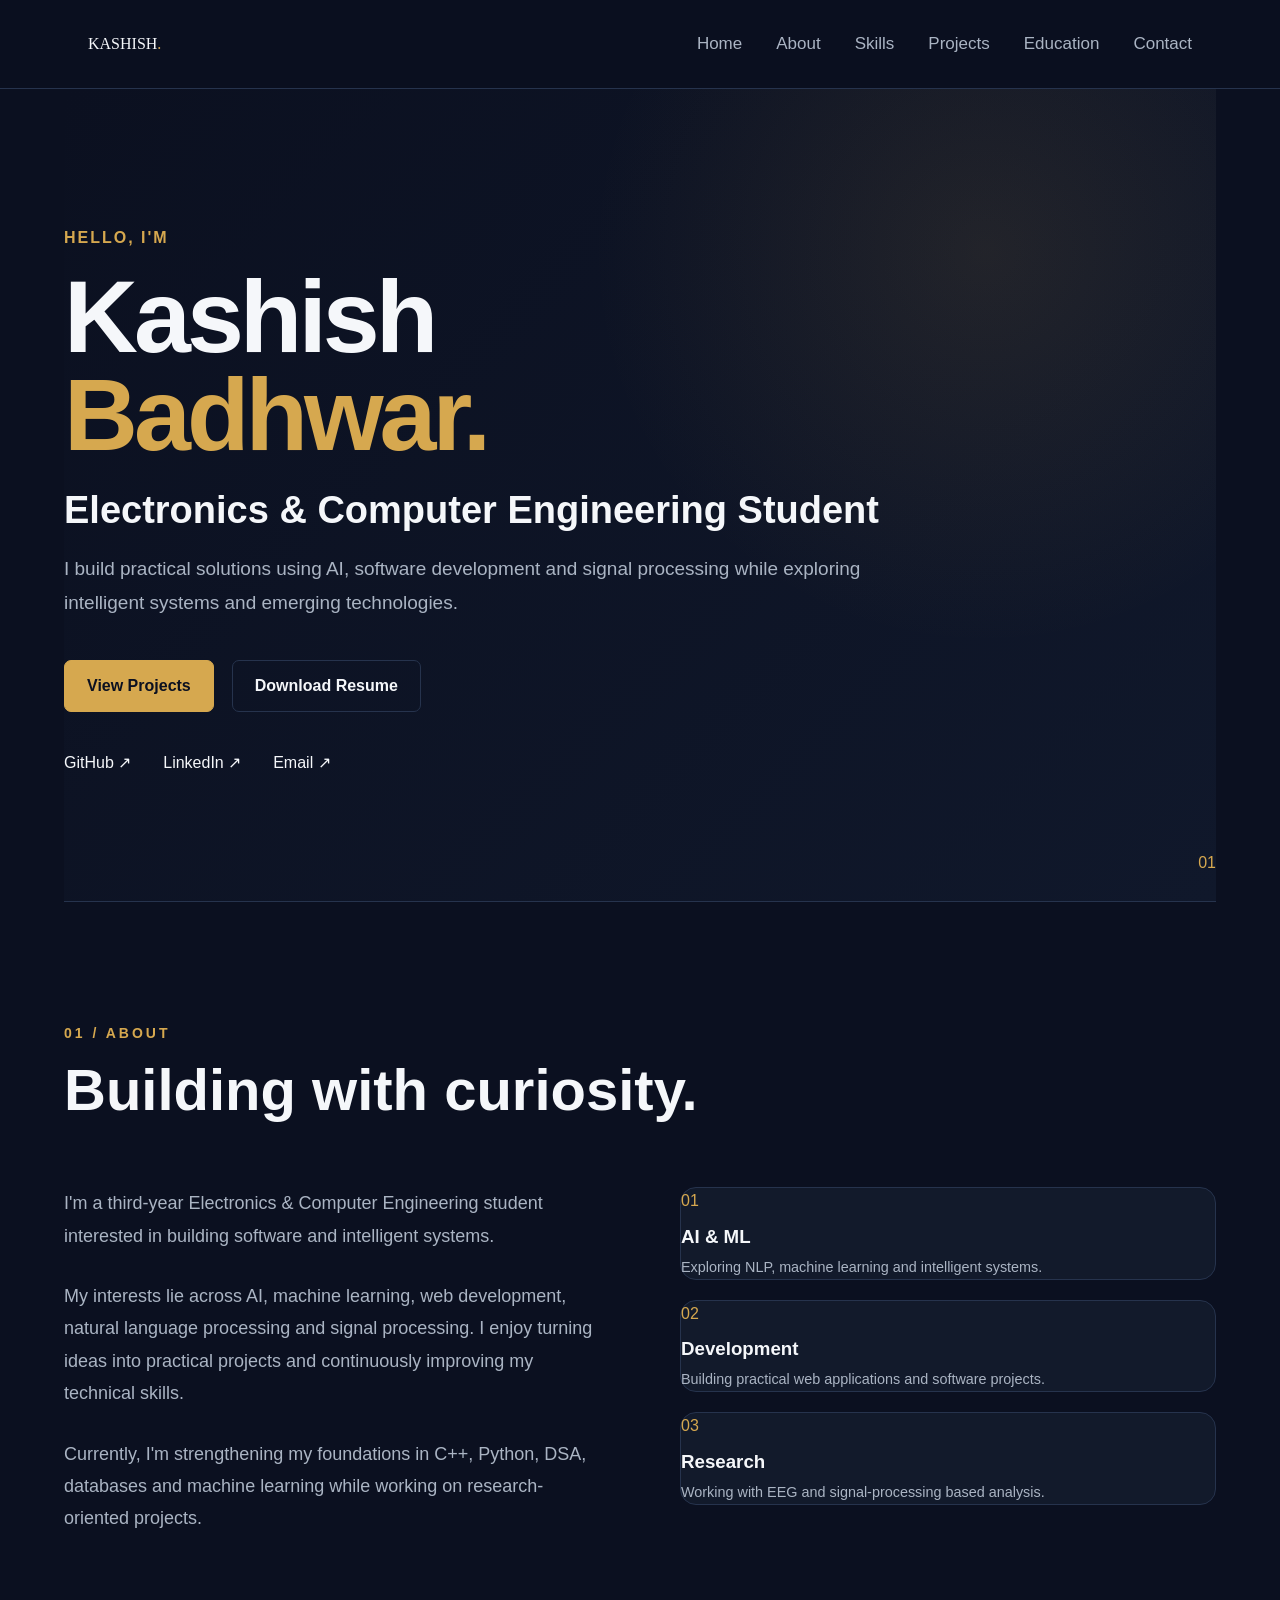
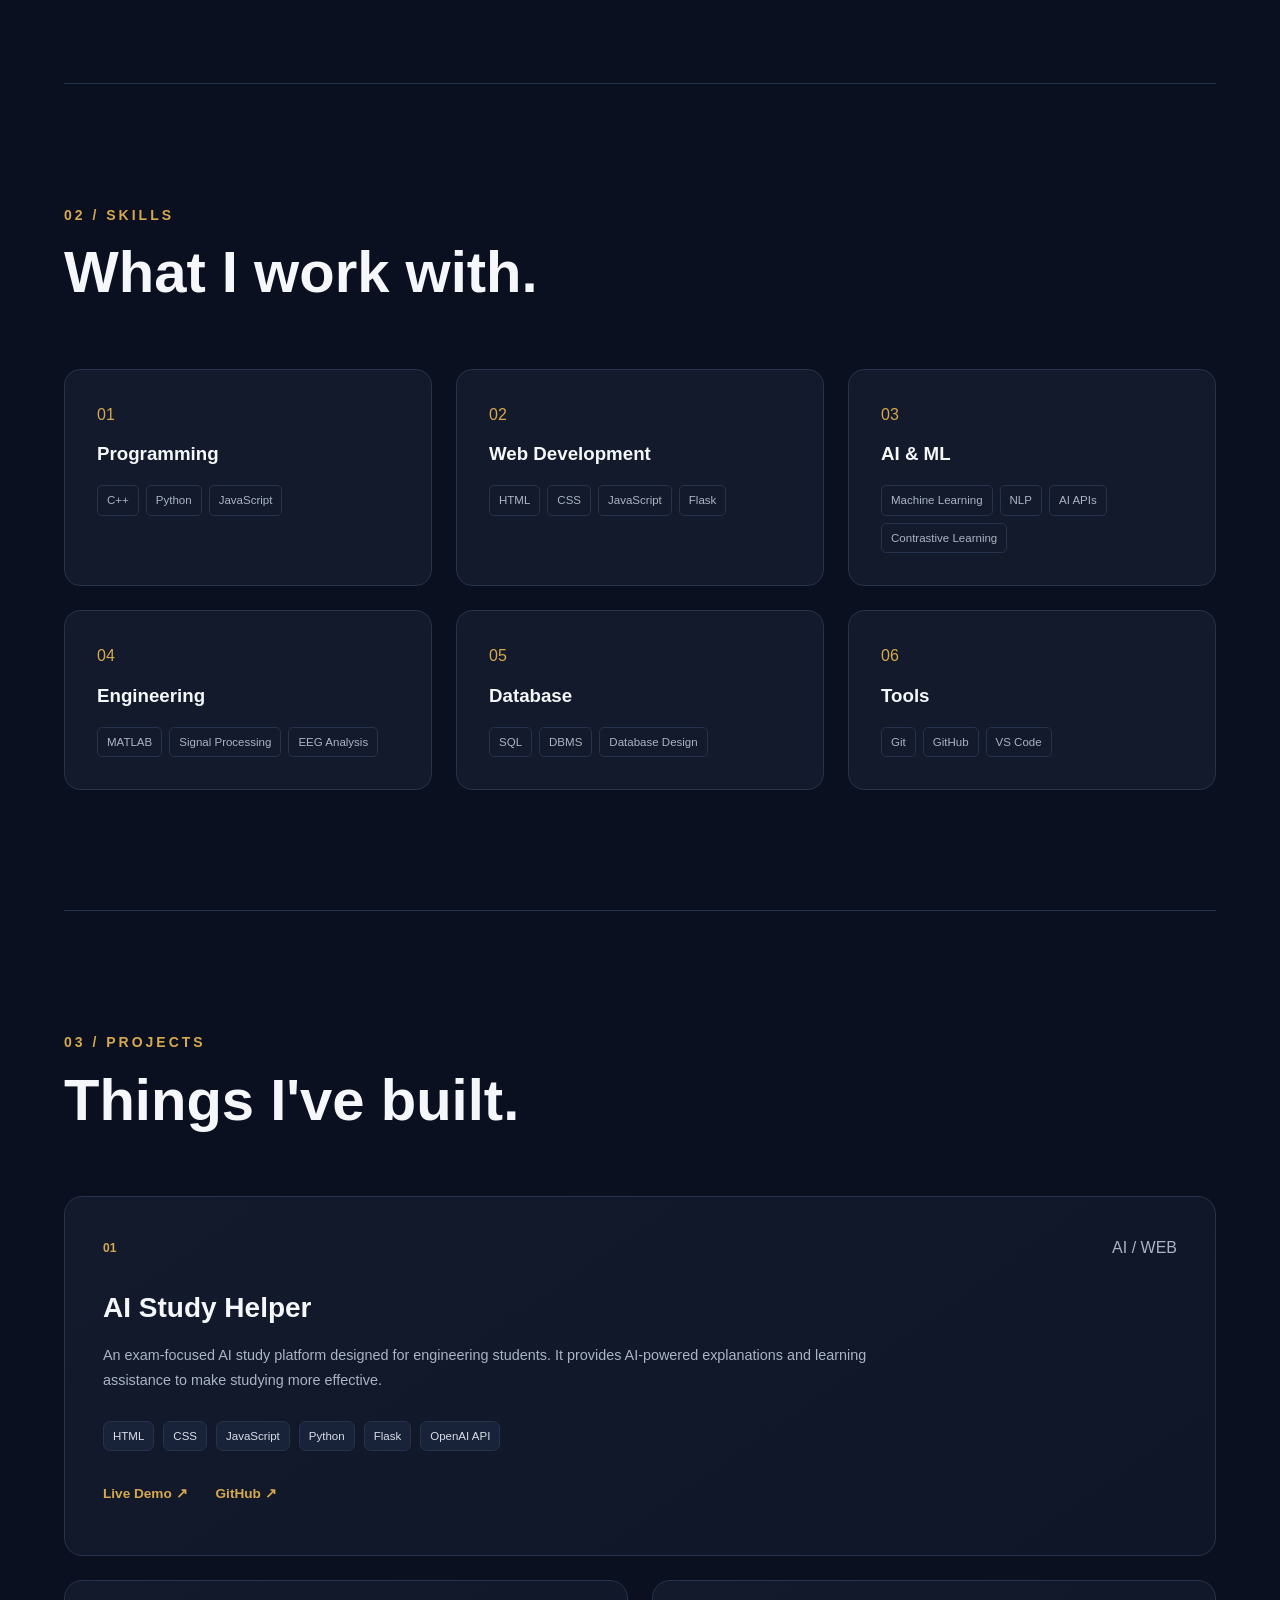
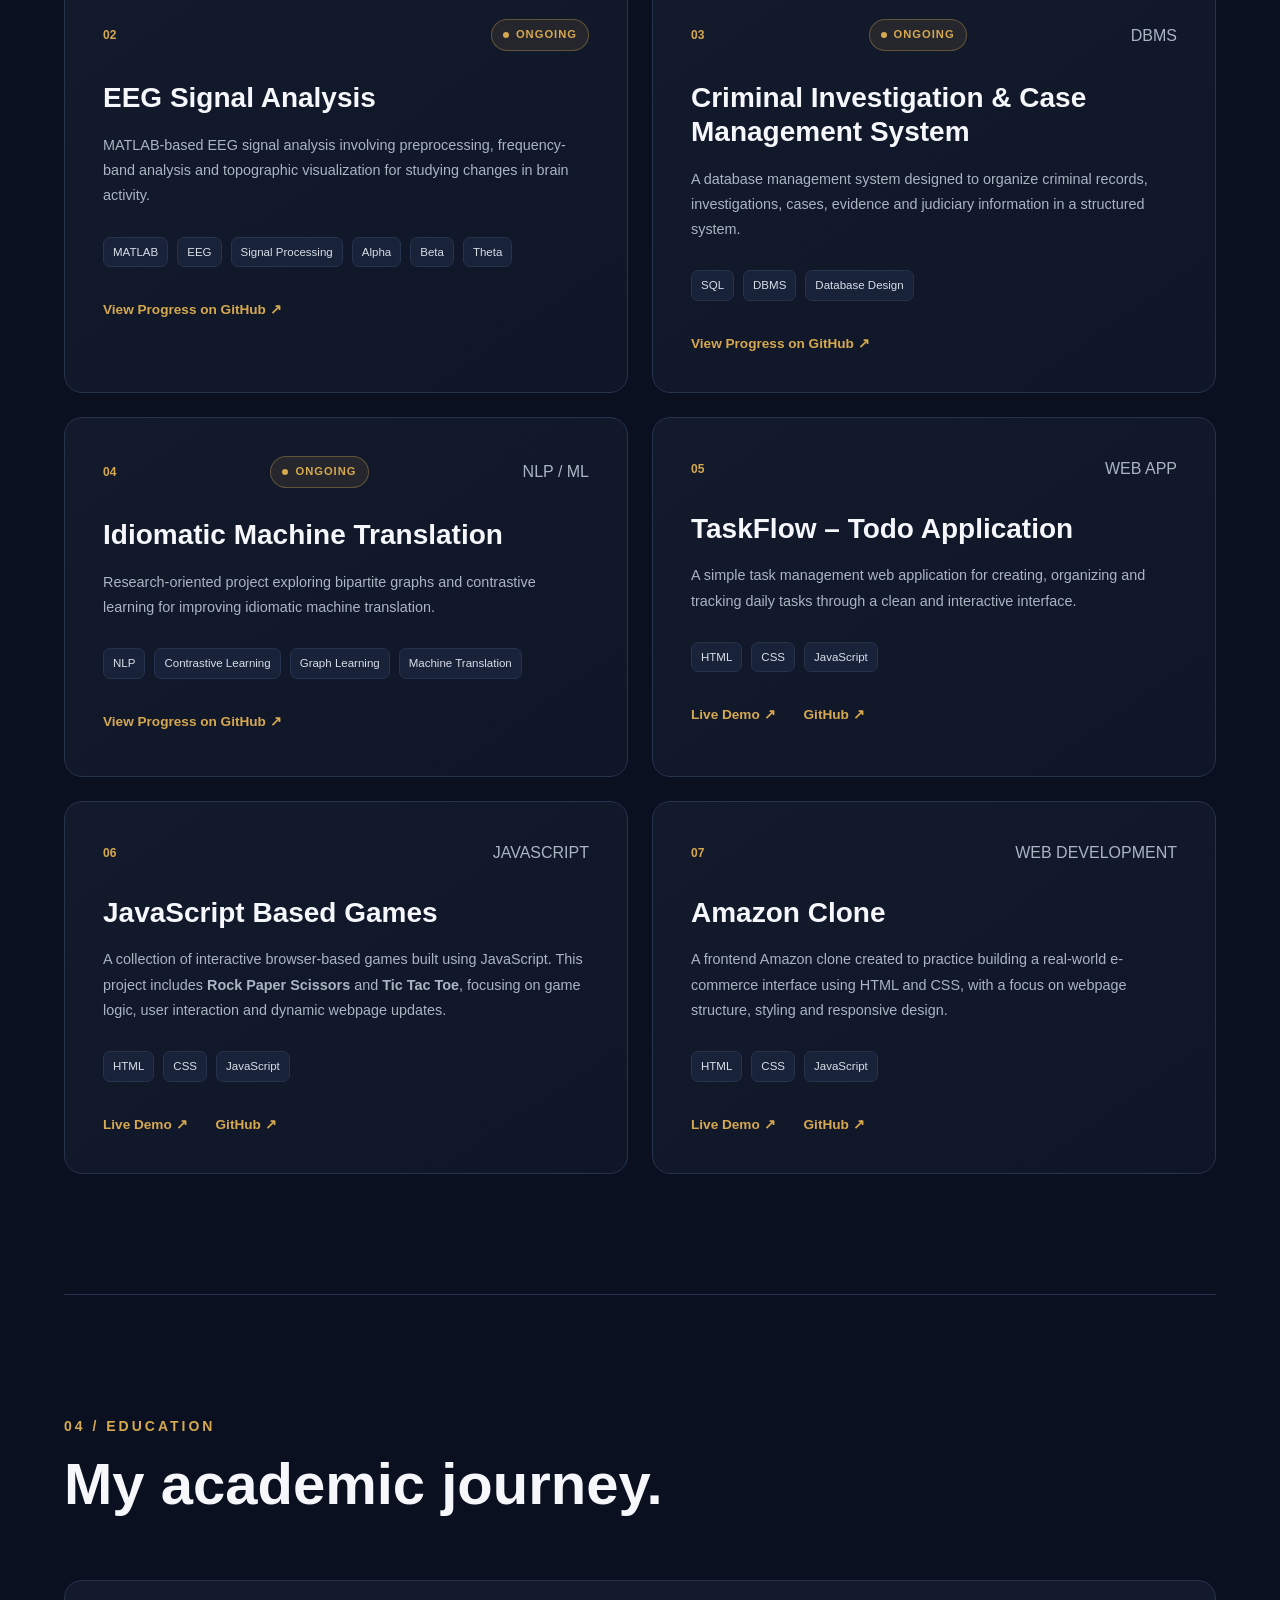
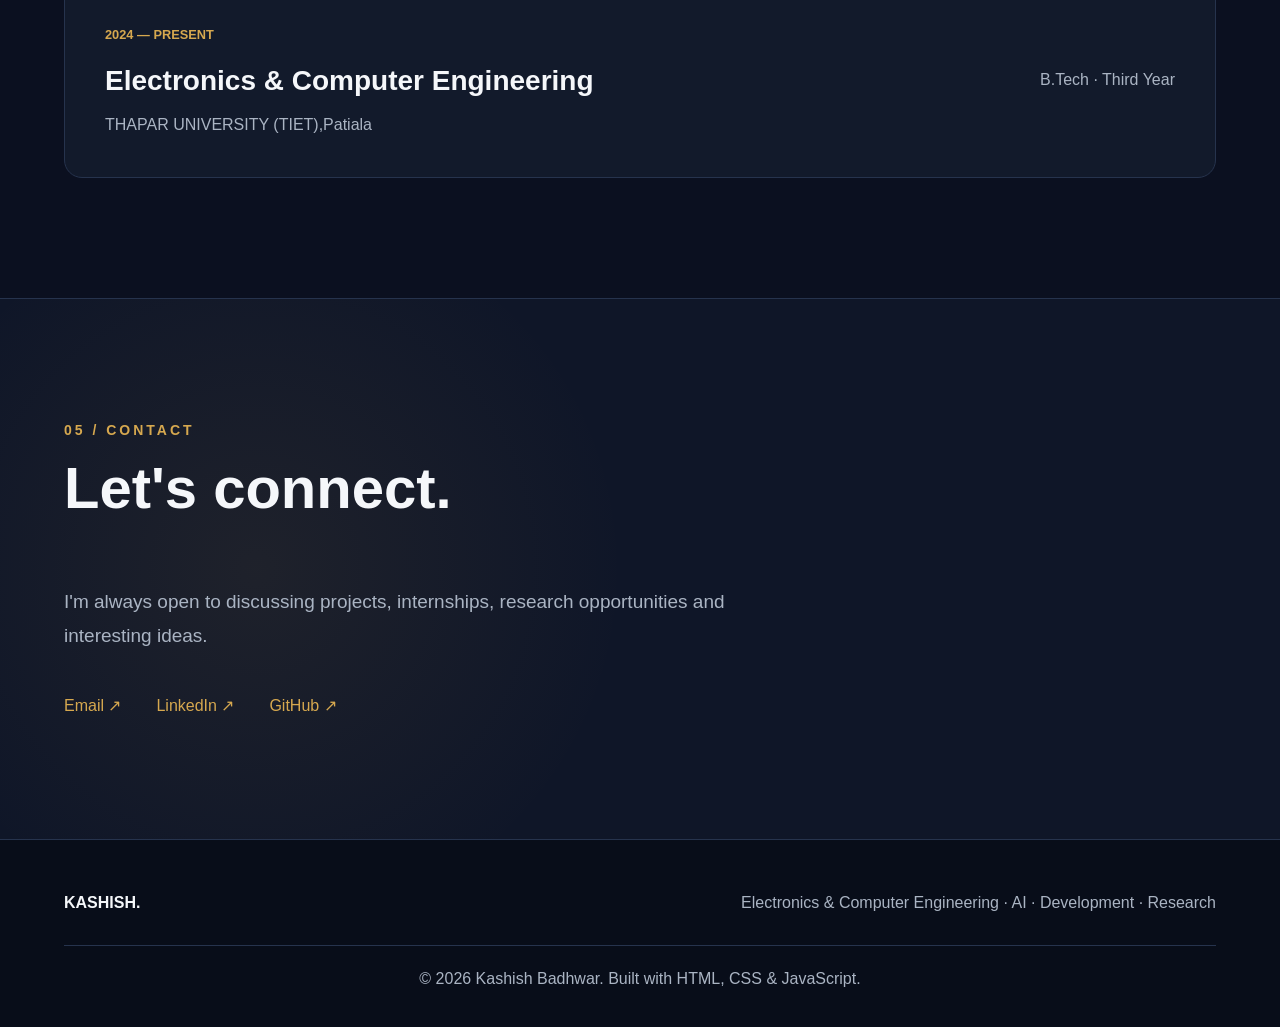
<file: index.html>
<!DOCTYPE html>
<html lang="en">
<head>
    <meta charset="UTF-8">
    <meta name="viewport" content="width=device-width, initial-scale=1.0">
    <title>Kashish Badhwar | Portfolio</title>
    <link rel="stylesheet" href="style.css">
</head>

<body>

<header class="navbar">
    <div class="nav-container">
        <a href="#home" class="logo">KASHISH<span>.</span></a>

        <button class="menu-toggle" id="menu-toggle">☰</button>

        <nav class="nav-links" id="nav-links">
            <a href="#home">Home</a>
            <a href="#about">About</a>
            <a href="#skills">Skills</a>
            <a href="#projects">Projects</a>
            <a href="#education">Education</a>
            <a href="#contact">Contact</a>
        </nav>
    </div>
</header>

<main>

<section class="hero" id="home">
    <div class="hero-content">

        <p class="eyebrow">HELLO, I'M</p>

        <h1>Kashish<br><span>Badhwar.</span></h1>

        <h2>Electronics & Computer Engineering Student</h2>

        <p class="hero-description">
            I build practical solutions using AI, software development
            and signal processing while exploring intelligent systems
            and emerging technologies.
        </p>

        <div class="hero-buttons">
            <a href="#projects" class="btn primary-btn">View Projects</a>

            <a href=""C:\Users\ASUS\Downloads\Kashish_cv (1).pdf""
               class="btn secondary-btn"
               target="_blank">
                Download Resume
            </a>
        </div>

        <div class="social-links">
            <a href="https://github.com/kashishb20" target="_blank">GitHub ↗</a>
            <a href="https://www.linkedin.com/in/kashish-badhwar-300008380?utm_source=share_via&utm_content=profile&utm_medium=member_android" target="_blank">LinkedIn ↗</a>
            <a href="kashishbadhwar79@gmail.com">Email ↗</a>
        </div>

    </div>

    <div class="hero-number">01</div>
</section>


<section class="section" id="about">

    <div class="section-heading">
        <p>01 / ABOUT</p>
        <h2>Building with curiosity.</h2>
    </div>

    <div class="about-content">

        <div class="about-text">

            <p>
                I'm a third-year Electronics & Computer Engineering student
                interested in building software and intelligent systems.
            </p>

            <p>
                My interests lie across AI, machine learning, web development,
                natural language processing and signal processing. I enjoy
                turning ideas into practical projects and continuously
                improving my technical skills.
            </p>

            <p>
                Currently, I'm strengthening my foundations in C++, Python,
                DSA, databases and machine learning while working on
                research-oriented projects.
            </p>

        </div>

        <div class="about-highlights">

            <div class="highlight-card">
                <span>01</span>
                <h3>AI & ML</h3>
                <p>
                    Exploring NLP, machine learning and intelligent systems.
                </p>
            </div>

            <div class="highlight-card">
                <span>02</span>
                <h3>Development</h3>
                <p>
                    Building practical web applications and software projects.
                </p>
            </div>

            <div class="highlight-card">
                <span>03</span>
                <h3>Research</h3>
                <p>
                    Working with EEG and signal-processing based analysis.
                </p>
            </div>

        </div>

    </div>

</section>


<section class="section" id="skills">

    <div class="section-heading">
        <p>02 / SKILLS</p>
        <h2>What I work with.</h2>
    </div>

    <div class="skills-grid">

        <div class="skill-card">
            <div class="skill-number">01</div>
            <h3>Programming</h3>

            <div class="skill-list">
                <span>C++</span>
                <span>Python</span>
                <span>JavaScript</span>
            </div>
        </div>

        <div class="skill-card">
            <div class="skill-number">02</div>
            <h3>Web Development</h3>

            <div class="skill-list">
                <span>HTML</span>
                <span>CSS</span>
                <span>JavaScript</span>
                <span>Flask</span>
            </div>
        </div>

        <div class="skill-card">
            <div class="skill-number">03</div>
            <h3>AI & ML</h3>

            <div class="skill-list">
                <span>Machine Learning</span>
                <span>NLP</span>
                <span>AI APIs</span>
                <span>Contrastive Learning</span>
            </div>
        </div>

        <div class="skill-card">
            <div class="skill-number">04</div>
            <h3>Engineering</h3>

            <div class="skill-list">
                <span>MATLAB</span>
                <span>Signal Processing</span>
                <span>EEG Analysis</span>
            </div>
        </div>

        <div class="skill-card">
            <div class="skill-number">05</div>
            <h3>Database</h3>

            <div class="skill-list">
                <span>SQL</span>
                <span>DBMS</span>
                <span>Database Design</span>
            </div>
        </div>

        <div class="skill-card">
            <div class="skill-number">06</div>
            <h3>Tools</h3>

            <div class="skill-list">
                <span>Git</span>
                <span>GitHub</span>
                <span>VS Code</span>
            </div>
        </div>

    </div>

</section>


<section class="section" id="projects">

    <div class="section-heading">
        <p>03 / PROJECTS</p>
        <h2>Things I've built.</h2>
    </div>


    <div class="projects-grid">


        <!-- PROJECT 1 -->

        <article class="project-card featured">

            <div class="project-top">
                <span class="project-number">01</span>
                <span class="project-type">AI / WEB</span>
            </div>

            <h3>AI Study Helper</h3>

            <p>
                An exam-focused AI study platform designed for engineering
                students. It provides AI-powered explanations and learning
                assistance to make studying more effective.
            </p>

            <div class="project-tech">
                <span>HTML</span>
                <span>CSS</span>
                <span>JavaScript</span>
                <span>Python</span>
                <span>Flask</span>
                <span>OpenAI API</span>
            </div>

            <div class="project-links">
                <a href="https://kashishb20.github.io/AI_Study_Helper/frontend/index.html"
                   target="_blank">
                    Live Demo ↗
                </a>

                <a href="https://github.com/kashishb20/AI_Study_Helper"
                   target="_blank">
                    GitHub ↗
                </a>
            </div>

        </article>


        <!-- PROJECT 2 -->

        <article class="project-card">
        
        <div class="project-top">
            <span class="project-number">02</span>
            <span class="project-status">ONGOING</span>
        </div>


            <h3>EEG Signal Analysis</h3>

            <p>
                MATLAB-based EEG signal analysis involving preprocessing,
                frequency-band analysis and topographic visualization for
                studying changes in brain activity.
            </p>

            <div class="project-tech">
                <span>MATLAB</span>
                <span>EEG</span>
                <span>Signal Processing</span>
                <span>Alpha</span>
                <span>Beta</span>
                <span>Theta</span>
            </div>

            <div class="project-links">
                <a href="https://github.com/kashishb20/EEG-Signal-Analysis"
                target="_blank"
                rel="noopener noreferrer">
                    View Progress on GitHub ↗
                </a>
            </div>

        </article>


        <!-- PROJECT 3 -->

        <article class="project-card">

            <div class="project-top">
                <span class="project-number">03</span>
                <span class="project-status">ONGOING</span>
                <span class="project-type">DBMS</span>
            </div>

            <h3>Criminal Investigation & Case Management System</h3>

            <p>
                A database management system designed to organize criminal
                records, investigations, cases, evidence and judiciary
                information in a structured system.
            </p>

            <div class="project-tech">
                <span>SQL</span>
                <span>DBMS</span>
                <span>Database Design</span>
            </div>

            <div class="project-links">
                <a href="https://github.com/kashishb20/Criminal-Investigation-Case-Management-System"
                   target="_blank"
                   rel="noopener noreferrer">
                   View Progress on GitHub ↗
                </a>
            </div>

        </article>


        <!-- PROJECT 4 -->

        <article class="project-card">

            <div class="project-top">
                <span class="project-number">04</span>
                <span class="project-status">ONGOING</span>
                <span class="project-type">NLP / ML</span>
            </div>

            <h3>Idiomatic Machine Translation</h3>

            <p>
                Research-oriented project exploring bipartite graphs and
                contrastive learning for improving idiomatic machine
                translation.
            </p>

            <div class="project-tech">
                <span>NLP</span>
                <span>Contrastive Learning</span>
                <span>Graph Learning</span>
                <span>Machine Translation</span>
            </div>

            <div class="project-links">
                <a href="https://github.com/kashishb20/Idiomatic-Machine-Translation"
                   target="_blank"
                   rel="noopener noreferrer">
                        View Progress on GitHub ↗
                </a>
            </div>

        </article>


        <!-- PROJECT 5 -->

        <article class="project-card">

            <div class="project-top">
                <span class="project-number">05</span>
                <span class="project-type">WEB APP</span>
            </div>

            <h3>TaskFlow – Todo Application</h3>

            <p>
                A simple task management web application for creating,
                organizing and tracking daily tasks through a clean
                and interactive interface.
            </p>

            <div class="project-tech">
                <span>HTML</span>
                <span>CSS</span>
                <span>JavaScript</span>
            </div>

            <div class="project-links">
                <a href="https://kashishb20.github.io/ToDo-list/"
                   target="_blank">
                    Live Demo ↗
                </a>

                <a href="https://github.com/kashishb20/ToDo-list"
                   target="_blank">
                    GitHub ↗
                </a>
            </div>

        </article>

 
    <!-- PROJECT 6 -->

    <article class="project-card">

        <div class="project-top">
            <span class="project-number">06</span>
            <span class="project-type">JAVASCRIPT</span>
        </div>

        <h3>JavaScript Based Games</h3>

        <p>
            A collection of interactive browser-based games built using
            JavaScript. This project includes <strong>Rock Paper Scissors</strong>
            and <strong>Tic Tac Toe</strong>, focusing on game logic,
            user interaction and dynamic webpage updates.
        </p>

        <div class="project-tech">
            <span>HTML</span>
            <span>CSS</span>
            <span>JavaScript</span>
        </div>

        <div class="project-links">
            <a href="https://kashishb20.github.io/javascript_based_2games/"
            target="_blank"
            rel="noopener noreferrer">
                Live Demo ↗
            </a>

            <a href="https://github.com/kashishb20/javascript_based_2games"
            target="_blank"
            rel="noopener noreferrer">
                GitHub ↗
            </a>
        </div>

    </article>


    <!-- PROJECT 7 -->

    <article class="project-card">

        <div class="project-top">
            <span class="project-number">07</span>
            <span class="project-type">WEB DEVELOPMENT</span>
        </div>

        <h3>Amazon Clone</h3>

        <p>
            A frontend Amazon clone created to practice building a
            real-world e-commerce interface using HTML and CSS,
            with a focus on webpage structure, styling and responsive design.
        </p>

        <div class="project-tech">
            <span>HTML</span>
            <span>CSS</span>
            <span>JavaScript</span>
        </div>

        <div class="project-links">
            <a href="https://kashishb20.github.io/amazon_clone/"
            target="_blank"
            rel="noopener noreferrer">
                Live Demo ↗
            </a>

            <a href="https://github.com/kashishb20/amazon_clone"
            target="_blank"
            rel="noopener noreferrer">
                GitHub ↗
            </a>
        </div>
    </article>

    </div>

</section>


<section class="section" id="education">

    <div class="section-heading">
        <p>04 / EDUCATION</p>
        <h2>My academic journey.</h2>
    </div>

    <div class="education-card">

        <div>
            <span class="education-year">2024 — PRESENT</span>

            <h3>Electronics & Computer Engineering</h3>

            <p>THAPAR UNIVERSITY (TIET),Patiala</p>
        </div>

        <span class="education-status">
            B.Tech · Third Year
        </span>

    </div>

</section>


<section class="section contact-section" id="contact">

    <div class="contact-content">

        <div class="section-heading">
            <p>05 / CONTACT</p>
            <h2>Let's connect.</h2>
        </div>

        <p class="contact-description">
            I'm always open to discussing projects, internships,
            research opportunities and interesting ideas.
        </p>

        <div class="contact-links">

            <a href="mailto:kashishbadhwar79@gmail.com"
               class="contact-link">
                Email ↗
            </a>

            <a href="https://www.linkedin.com/in/kashish-badhwar-300008380?utm_source=share_via&utm_content=profile&utm_medium=member_android"
               target="_blank"
               class="contact-link">
                LinkedIn ↗
            </a>

            <a href="https://github.com/kashishb20"
               target="_blank"
               class="contact-link">
                GitHub ↗
            </a>

        </div>

    </div>

</section>

</main>


<footer class="footer">

    <div class="footer-content">

        <strong>KASHISH.</strong>

        <p>
            Electronics & Computer Engineering · AI · Development · Research
        </p>

    </div>

    <div class="footer-bottom">

        <p>
            © 2026 Kashish Badhwar. Built with HTML, CSS & JavaScript.
        </p>

    </div>

</footer>


<script src="script.js"></script>

</body>
</html>
</file>
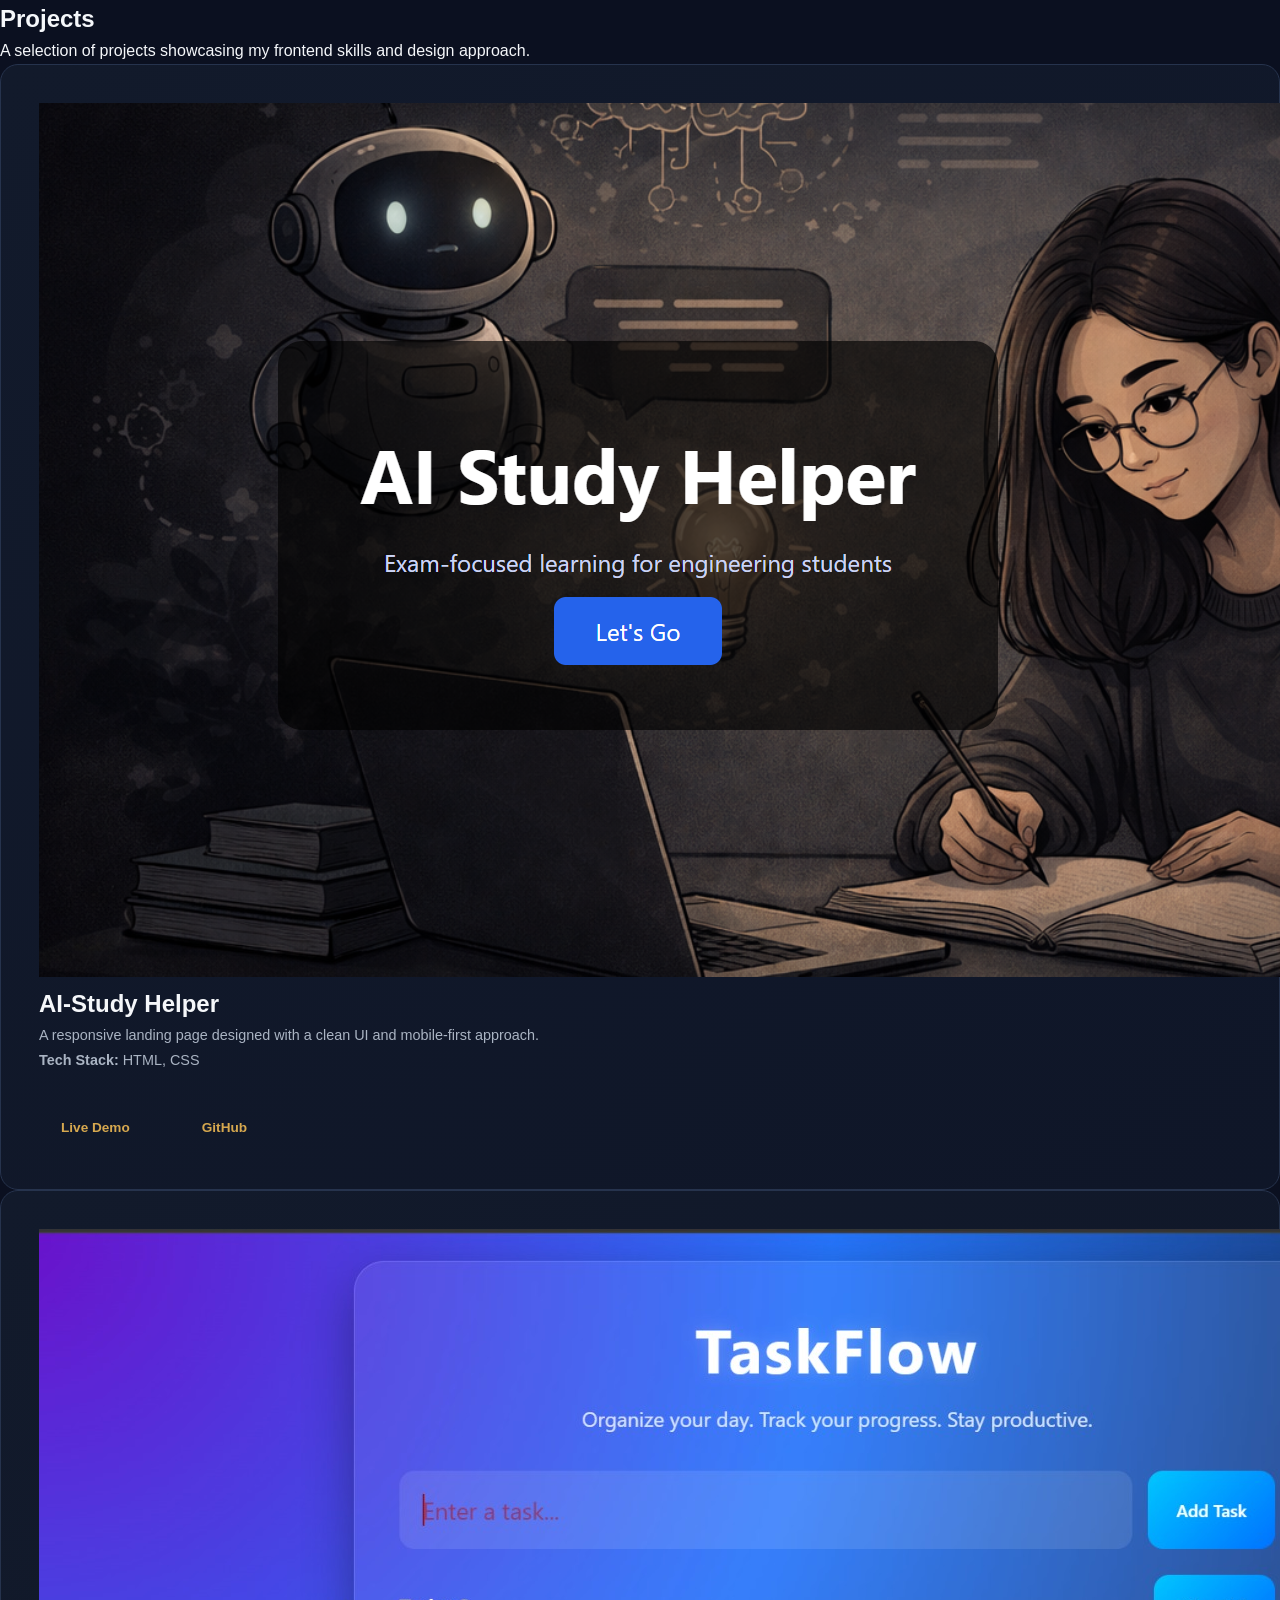
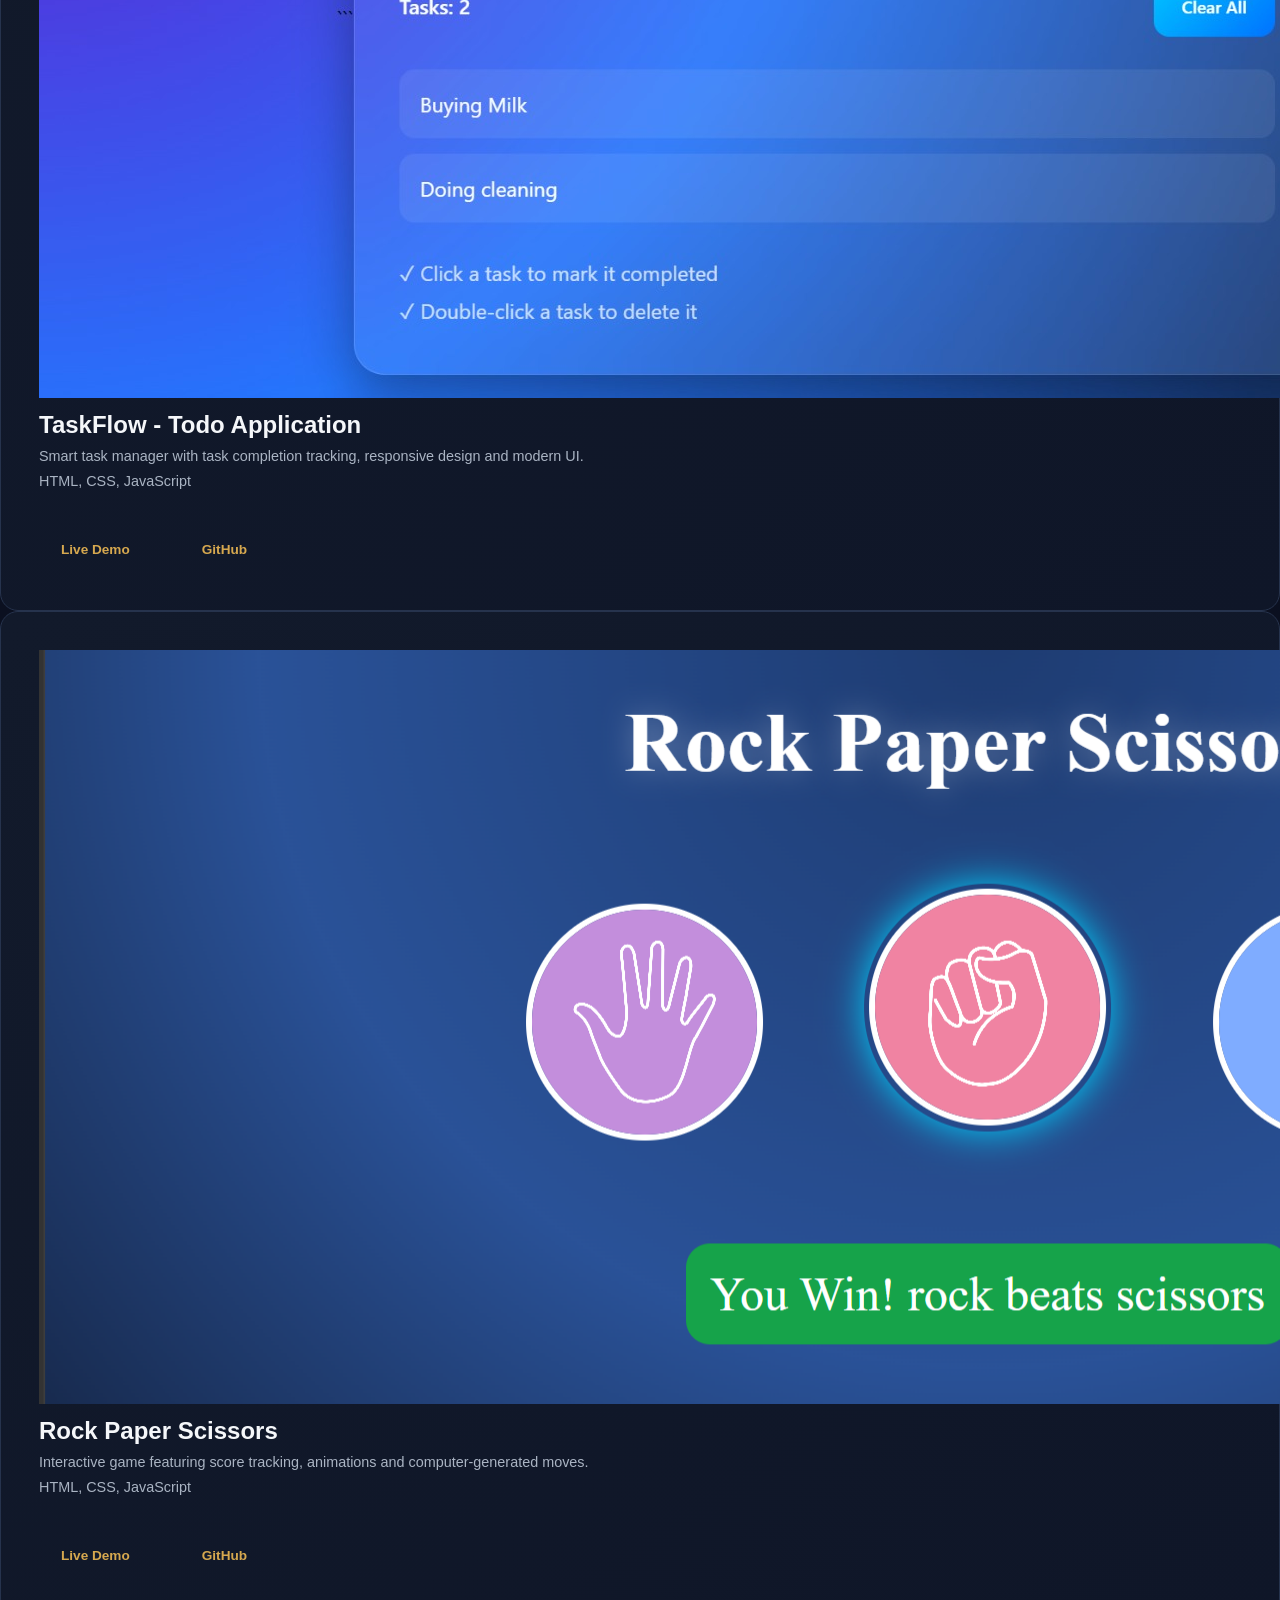
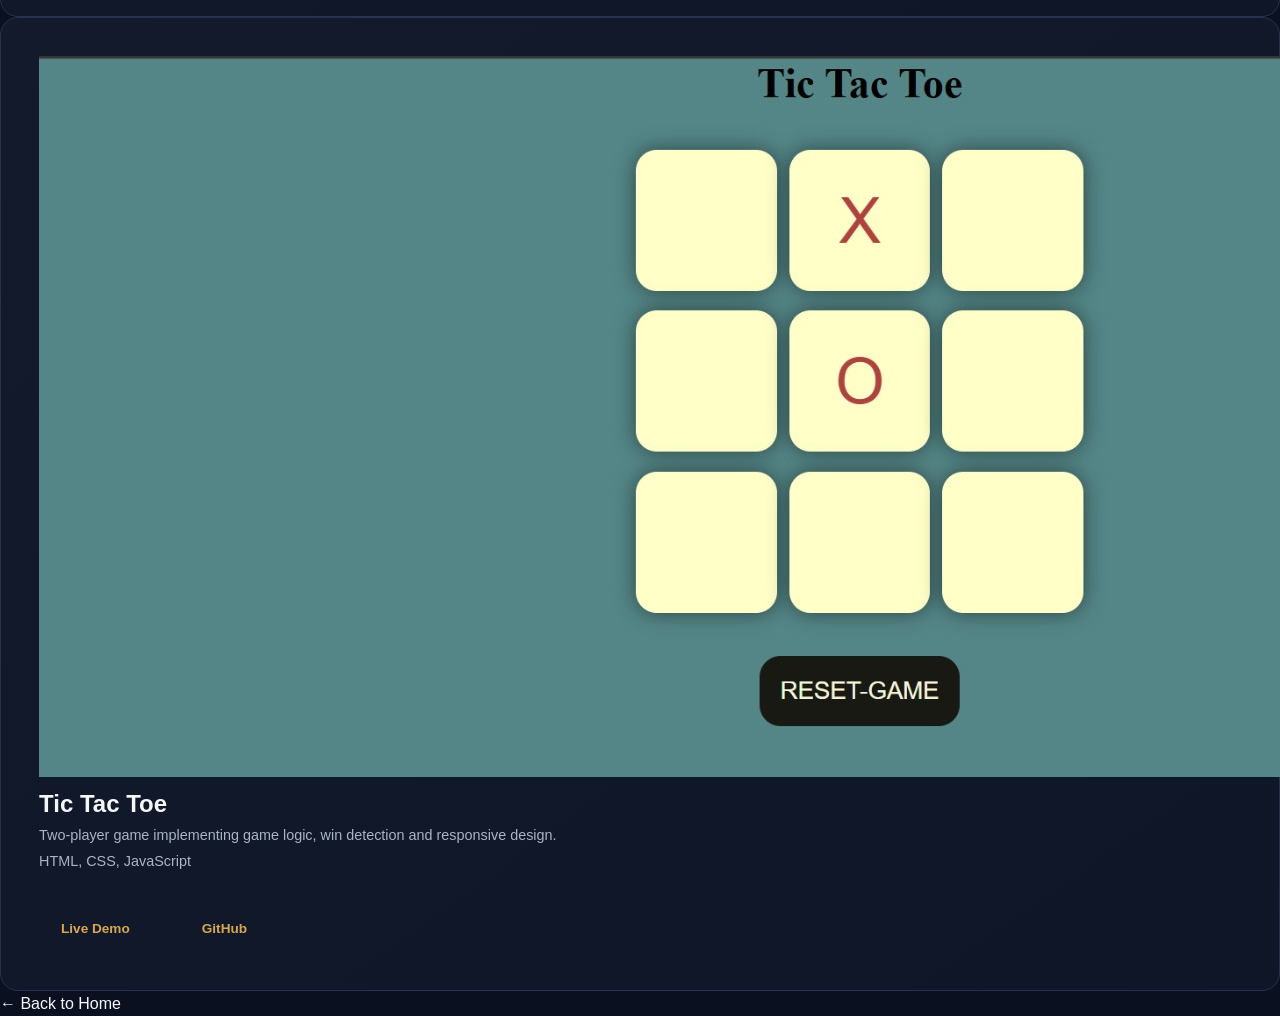
<file: projects.html>
<!DOCTYPE html>
<html lang="en">
<head>
    <meta charset="UTF-8">
    <title>Projects | Kashish Badhwar</title>
    <link rel="stylesheet" href="style.css">
</head>
<script>
    document.body.style.opacity = 0;

    window.onload = () => {
        document.body.style.transition = "opacity 0.6s ease";
        document.body.style.opacity = 1;
    };
</script>
<body>

    <section class="projects-page">
        <h1>Projects</h1>
        <p class="projects-intro">
            A selection of projects showcasing my frontend skills and design approach.
        </p>

        <!-- PROJECT CARD -->
        <div class="project-card">
            <img src="study_helper1.PNG" alt="Project Screenshot">

            <div class="project-info">
                <h2>AI-Study Helper</h2>
                <p>
                    A responsive landing page designed with a clean UI and
                    mobile-first approach.
                </p>

                <p class="tech-stack">
                    <strong>Tech Stack:</strong> HTML, CSS
                </p>

                <div class="project-links">
                    <a href="#" target="_blank" class="btn primary">Live Demo</a>
                    <a href="#" target="_blank" class="btn secondary">GitHub</a>
                </div>
            </div>
        </div>
        
            <div class="project-card">
        <img src="assets/projects/ToDoList.png.jpeg" alt="Todo List">

        <div class="project-info">
            <h2>TaskFlow - Todo Application</h2>

            <p>
                Smart task manager with task completion tracking,
                responsive design and modern UI.
            </p>

            <p class="tech-stack">
                HTML, CSS, JavaScript
            </p>

            <div class="project-links">
                <a href="#" class="btn primary">Live Demo</a>
                <a href="#" class="btn secondary">GitHub</a>
            </div>
        </div>
    </div>

        <div class="project-card">
        <img src="assets/projects/RockPaperScissor_1.png.png" alt="Rock Paper Scissors">

        <div class="project-info">
            <h2>Rock Paper Scissors</h2>

            <p>
                Interactive game featuring score tracking,
                animations and computer-generated moves.
            </p>

            <p class="tech-stack">
                HTML, CSS, JavaScript
            </p>

            <div class="project-links">
                <a href="#" class="btn primary">Live Demo</a>
                <a href="#" class="btn secondary">GitHub</a>
            </div>
        </div>
    </div>


        <div class="project-card">
        <img src="assets/projects/TicToe.png.png" alt="Tic Tac Toe">

        <div class="project-info">
            <h2>Tic Tac Toe</h2>

            <p>
                Two-player game implementing game logic,
                win detection and responsive design.
            </p>

            <p class="tech-stack">
                HTML, CSS, JavaScript
            </p>

            <div class="project-links">
                <a href="#" class="btn primary">Live Demo</a>
                <a href="#" class="btn secondary">GitHub</a>
            </div>
        </div>
    </div>


        <!-- BACK -->
        <a href="index.html" class="back-link">← Back to Home</a>
    </section>

</body>
</html>
</file>
<file: style.css>
*{margin:0;padding:0;box-sizing:border-box}

:root {
    --bg: #0B1020;
    --bg-secondary: #0F1628;

    --card: #121A2B;
    --card-hover: #182238;

    --text: #F5F7FA;
    --muted: #AAB4C3;

    --accent: #D6A84F;
    --accent-hover: #F0C96A;

    --border: #26334D;

    --white: #FFFFFF;
}

html{scroll-behavior:smooth}

body {
    margin: 0;
    background: var(--bg);
    color: var(--text);
    font-family: Arial, sans-serif;
    line-height: 1.6;
}

a{text-decoration:none;color:inherit}

.navbar {
    position: sticky;
    top: 0;
    z-index: 1000;

    background: rgba(11, 16, 32, 0.92);
    backdrop-filter: blur(12px);

    border-bottom: 1px solid var(--border);
}

.nav-container{
    max-width:1180px;
    min-height:70px;
    margin:auto;
    padding:0 24px;
    display:flex;
    align-items:center;
    justify-content:space-between
}

.logo {
    color: var(--text);
    text-decoration: none;
    font-family: Cambria, Cochin, Georgia, Times, 'Times New Roman', serif;
    font-size:medium;
}

.logo span {
    color: var(--accent);
}

.logo:hover,.nav-links a:hover,.social-links a:hover,
.project-links a:hover,.footer a:hover{color:var(--primary)}

.nav-links a {
    color: var(--muted);
    text-decoration: none;
    transition: 0.3s ease;
}

.nav-links a:hover {
    color: var(--accent);
}

.menu-toggle{
    display:none;
    background:none;
    border:0;
    color:var(--text);
    font-size:1.5rem;
    cursor:pointer
}

.hero {
    background:
        radial-gradient(
            circle at 80% 20%,
            rgba(214, 168, 79, 0.10),
            transparent 35%
        ),
        linear-gradient(
            135deg,
            #0B1020,
            #10182B
        );
}

.hero-greeting,.section-heading p{
    color:var(--primary);
    font-size:.8rem;
    font-weight:700;
    letter-spacing:2px
}

.hero h1 {
    color: var(--text);
}

.hero h1 span {
    color: var(--accent);
}

.hero-description {
    color: var(--muted);
}

.hero-buttons{
    display:flex;
    gap:14px;
    margin-top:32px
}

.btn{
    padding:12px 22px;
    border-radius:7px;
    font-weight:600;
    transition:.3s
}

.primary-btn {
    background: var(--accent);
    color: #0B1020;
    border: 1px solid var(--accent);
}

.primary-btn:hover {
    background: var(--accent-hover);
    border-color: var(--accent-hover);
}

.secondary-btn {
    background: transparent;
    color: var(--text);
    border: 1px solid var(--border);
}

.secondary-btn:hover {
    border-color: var(--accent);
    color: var(--accent);
}

.social-links{
    display:flex;
    gap:22px;
    margin-top:26px
}

.section{
    max-width:1180px;
    margin:auto;
    padding:100px 24px;
    border-top:1px solid var(--border)
}

.section-heading p {
    color: var(--accent);
}

.section-heading h2 {
    color: var(--text);
}

.about-content{
    display:grid;
    grid-template-columns:1.1fr .9fr;
    gap:60px
}

.about-text p{
    color:#cbd5e1;
    margin-bottom:20px
}

.about-highlights{display:grid;gap:14px}

.highlight-card,.skill-card,.project-card,.education-card{
    background:var(--card);
    border:1px solid var(--border);
    border-radius:12px;
    transition:.3s
}

.highlight-card:hover,.skill-card:hover,
.project-card:hover{
    transform:translateY(-5px);
    border-color:rgba(125,211,252,.35)
}
 
.highlight-card {
    background: var(--card);
    border: 1px solid var(--border);
    border-radius: 16px;
}

.highlight-card:hover {
    border-color: rgba(214, 168, 79, 0.5);
}
.highlight-number,.project-number{
    color:var(--primary);
    font-size:.75rem;
    font-weight:bold
}

.highlight-card h3{margin:8px 0 4px}

.highlight-card p,.project-card p{
    color:var(--muted);
    font-size:.9rem
}

.highlight-card span {
    color: var(--accent);
}

.highlight-card h3 {
    color: var(--text);
}

.highlight-card p {
    color: var(--muted);
}

.skills-grid{
    display:grid;
    grid-template-columns:repeat(3,1fr);
    gap:16px
}

.skill-card {
    background: var(--card);
    border: 1px solid var(--border);
    border-radius: 16px;

    transition: 0.3s ease;
}

.skill-card:hover {
    transform: translateY(-4px);
    border-color: rgba(214, 168, 79, 0.5);
}

.skill-card h3{margin:12px 0 16px}

.skill-icon{
    color:var(--primary);
    font-weight:bold;
    font-size:1.1rem
}

.skill-list,.project-tech{
    display:flex;
    flex-wrap:wrap;
    gap:7px
}

.skill-list span,.project-tech span{
    padding:5px 9px;
    border:1px solid var(--border);
    border-radius:5px;
    color:#cbd5e1;
    font-size:.72rem
}
.skill-number {
    color: var(--accent);
}

.skill-card h3 {
    color: var(--text);
}

.skill-list span {
    color: var(--muted);
}


.projects-grid{
    display:grid;
    grid-template-columns:repeat(2,1fr);
    gap:18px
}

.project-card {
    background: linear-gradient(
        145deg,
        #121A2B,
        #0F1628
    );

    border: 1px solid var(--border);
    border-radius: 18px;

    transition:
        transform 0.3s ease,
        border-color 0.3s ease,
        box-shadow 0.3s ease;
}
.project-card:hover {
    transform: translateY(-6px);

    border-color: rgba(214, 168, 79, 0.55);

    box-shadow:
        0 15px 40px rgba(0, 0, 0, 0.35);
}


.project-category{
    color:var(--muted);
    font-size:.7rem;
    letter-spacing:1px;
    margin:12px 0 8px
}

.project-content h3{
    font-size:1.4rem;
    margin-bottom:12px
}

.project-tech{margin-top:20px}
.project-number {
    color: var(--accent);
}
.project-type {
    color: var(--muted);
}

.project-links{
    display:flex;
    gap:20px;
    margin-top:24px
}

.project-links a,.view-all{
    color:var(--primary);
    font-size:.85rem;
    font-weight:600
}

.projects-more{
    text-align:center;
    margin-top:35px
}
.project-links a {
    color: var(--accent);
    text-decoration: none;
    font-weight: 600;

    transition: 0.3s ease;
}

.project-links a:hover {
    color: var(--accent-hover);
}
.project-tech span {
    background: #182238;
    color: #D7DEE8;

    border: 1px solid var(--border);

    border-radius: 7px;
}
.project-tech span:hover {
    border-color: var(--accent);
    color: var(--accent);
}
.project-card p {
    color: var(--muted);
}.project-card h3 {
    color: var(--text);
}
.education-card{
    padding:30px;
    display:flex;
    align-items:center;
    justify-content:space-between;
    gap:20px
}

.education-year{
    color:var(--primary);
    font-size:.8rem;
    font-weight:bold
}

.education-main h3{margin:8px 0}

.education-main p{color:var(--muted)}

.education-status span{
    padding:7px 12px;
    border-radius:20px;
    color:var(--primary);
    background:rgba(125,211,252,.08);
    font-size:.75rem
}
.education-card {
    background: var(--card);
    border: 1px solid var(--border);
    border-radius: 18px;
}

.education-year {
    color: var(--accent);
}

.education-card h3 {
    color: var(--text);
}

.education-card p {
    color: var(--muted);
}

.education-status {
    color: var(--muted);
}
.contact-section {
    background:
        radial-gradient(
            circle at 20% 50%,
            rgba(214, 168, 79, 0.08),
            transparent 35%
        ),
        var(--bg-secondary);
}
.contact-description {
    color: var(--muted);
}

.contact-link {
    color: var(--accent);
    text-decoration: none;
}

.contact-link:hover {
    color: var(--accent-hover);
}

.footer {
    background: #080D19;
    border-top: 1px solid var(--border);
}

.footer strong {
    color: var(--text);
}

.footer p {
    color: var(--muted);
}


.footer-content{
    max-width:1180px;
    margin:auto;
    display:flex;
    justify-content:space-between;
    gap:25px
}
 

.footer-socials{
    display:flex;
    gap:20px
}

.footer-bottom{
    max-width:1180px;
    margin:35px auto 0;
    padding-top:18px;
    border-top:1px solid var(--border);
    text-align:center
}

@media(max-width:800px){
    .menu-toggle{display:block}

    .nav-links{
        display:none;
        position:absolute;
        top:70px;
        left:0;
        width:100%;
        padding:20px 24px;
        background:#080b12;
        flex-direction:column;
        gap:16px;
        border-bottom:1px solid var(--border)
    }

    .nav-links.active{display:flex}

    .hero{padding-top:120px}

    .about-content,
    .projects-grid{grid-template-columns:1fr}

    .skills-grid{grid-template-columns:1fr 1fr}

    .education-card{
        flex-direction:column;
        align-items:flex-start
    }

    .footer-content{
        flex-direction:column
    }
}

@media(max-width:500px){
    .hero h1{font-size:3rem;letter-spacing:-2px}

    .hero-buttons{
        flex-direction:column
    }

    .btn{text-align:center}

    .skills-grid{grid-template-columns:1fr}

    .section{padding:75px 20px}

    .hero{padding-left:20px;padding-right:20px}

    .social-links{flex-wrap:wrap}
}
/* =========================================
   FINAL LAYOUT FIX
   ========================================= */

/* Global */
* {
    box-sizing: border-box;
}

html {
    scroll-behavior: smooth;
}

body {
    margin: 0;
    padding: 0;
    background: var(--bg);
    color: var(--text);
    overflow-x: hidden;
}


/* =========================================
   NAVBAR
   ========================================= */

.nav-container {
    width: min(1400px, 90%);
    margin: 0 auto;

    display: flex;
    align-items: center;
    justify-content: space-between;

    min-height: 88px;
}

.nav-links {
    display: flex;
    align-items: center;
    gap: 34px;
}

.nav-links a {
    font-size: 17px;
}


/* =========================================
   HERO
   ========================================= */

.hero {
    width: min(1400px, 90%);
    min-height: calc(100vh - 88px);

    margin: 0 auto;
    padding: 110px 0 100px;

    position: relative;

    display: flex;
    align-items: center;
}

.hero-content {
    width: 100%;
    max-width: 1050px;
}

.eyebrow {
    margin-bottom: 18px;
    color: var(--accent);
    font-weight: 600;
    letter-spacing: 2px;
}

.hero h1 {
    margin: 0 0 20px;
    font-size: clamp(64px, 8vw, 110px);
    line-height: 0.95;
    letter-spacing: -4px;
}

.hero h2 {
    margin: 25px 0 18px;
    font-size: clamp(24px, 3vw, 38px);
    line-height: 1.2;
}

.hero-description {
    max-width: 850px;
    font-size: 19px;
    line-height: 1.8;
}

.hero-buttons {
    display: flex;
    gap: 18px;
    margin-top: 40px;
}

.social-links {
    display: flex;
    gap: 32px;
    margin-top: 38px;
}

.social-links a {
    color: var(--text);
    text-decoration: none;
    transition: 0.3s ease;
}

.social-links a:hover {
    color: var(--accent);
}

.hero-number {
    position: absolute;
    right: 0;
    bottom: 25px;

    font-size: 16px;
    color: var(--accent);
}


/* =========================================
   ALL SECTIONS
   ========================================= */

.section {
    width: min(1400px, 90%);
    margin: 0 auto;

    padding: 120px 0;
}

.section-heading {
    margin-bottom: 65px;
}

.section-heading p {
    margin: 0 0 14px;
    font-size: 14px;
    font-weight: 700;
    letter-spacing: 3px;
    color: var(--accent);
}

.section-heading h2 {
    margin: 0;
    font-size: clamp(36px, 5vw, 58px);
    line-height: 1.1;
}


/* =========================================
   ABOUT
   ========================================= */

.about-content {
    display: grid;
    grid-template-columns: 1fr 1fr;
    gap: 80px;
    align-items: start;
}

.about-text {
    max-width: 700px;
}

.about-text p {
    margin: 0 0 28px;
    color: var(--muted);
    font-size: 18px;
    line-height: 1.8;
}

.about-highlights {
    display: grid;
    gap: 20px;
}


/* =========================================
   SKILLS
   ========================================= */

.skills-grid {
    display: grid;
    grid-template-columns: repeat(3, 1fr);
    gap: 24px;
}

.skill-card {
    padding: 32px;
}


/* =========================================
   PROJECTS
   ========================================= */

.projects-grid {
    display: grid;
    grid-template-columns: repeat(2, 1fr);
    gap: 24px;
}

.project-card {
    padding: 38px;
    min-height: 360px;
}

.project-card.featured {
    grid-column: span 2;
}

.project-top {
    display: flex;
    align-items: center;
    justify-content: space-between;

    margin-bottom: 30px;
}

.project-card h3 {
    margin: 0 0 18px;
    font-size: 28px;
    line-height: 1.2;
}

.project-card p {
    max-width: 800px;
    line-height: 1.75;
}

.project-tech {
    display: flex;
    flex-wrap: wrap;
    gap: 9px;
    margin-top: 28px;
}

.project-links {
    display: flex;
    gap: 28px;
    margin-top: 32px;
}


/* =========================================
   EDUCATION
   ========================================= */

.education-card {
    padding: 40px;

    display: flex;
    align-items: center;
    justify-content: space-between;

    gap: 40px;
}

.education-card h3 {
    margin: 12px 0 8px;
    font-size: 28px;
}


/* =========================================
   CONTACT
   ========================================= */

.contact-section {
    width: 100%;
    max-width: none;
    padding-left: max(5%, calc((100% - 1400px) / 2));
    padding-right: max(5%, calc((100% - 1400px) / 2));
}

.contact-content {
    max-width: 900px;
}

.contact-description {
    max-width: 700px;
    font-size: 19px;
    line-height: 1.8;
}

.contact-links {
    display: flex;
    gap: 35px;
    margin-top: 40px;
}


/* =========================================
   FOOTER
   ========================================= */

.footer-content,
.footer-bottom {
    width: min(1400px, 90%);
    margin: 0 auto;
}

.footer-content {
    padding: 50px 0 30px;
}

.footer-bottom {
    padding: 20px 0 35px;
}


/* =========================================
   TABLET
   ========================================= */

@media (max-width: 900px) {

    .hero {
        padding: 80px 0;
    }

    .about-content {
        grid-template-columns: 1fr;
        gap: 50px;
    }

    .skills-grid {
        grid-template-columns: repeat(2, 1fr);
    }

    .projects-grid {
        grid-template-columns: 1fr;
    }

    .project-card.featured {
        grid-column: span 1;
    }

    .education-card {
        align-items: flex-start;
        flex-direction: column;
    }
}


/* =========================================
   MOBILE
   ========================================= */

@media (max-width: 600px) {

    .nav-container {
        width: 90%;
        min-height: 72px;
    }

    .nav-links {
        gap: 16px;
        flex-wrap: wrap;
    }

    .hero {
        width: 90%;
        min-height: auto;
        padding: 80px 0;
    }

    .hero h1 {
        font-size: 58px;
        letter-spacing: -2px;
    }

    .hero h2 {
        font-size: 24px;
    }

    .hero-description {
        font-size: 17px;
    }

    .hero-buttons {
        flex-direction: column;
        align-items: flex-start;
    }

    .social-links {
        flex-wrap: wrap;
    }

    .section {
        width: 90%;
        padding: 80px 0;
    }

    .skills-grid {
        grid-template-columns: 1fr;
    }

    .project-card {
        padding: 28px;
        min-height: auto;
    }

    .education-card {
        padding: 28px;
    }

    .contact-section {
        width: 100%;
        padding-left: 5%;
        padding-right: 5%;
    }

    .contact-links {
        flex-direction: column;
        gap: 18px;
    }
}


/* Ongoing project status */
.project-status {
    display: inline-flex;
    align-items: center;
    gap: 7px;
    padding: 6px 11px;
    border: 1px solid rgba(214, 168, 79, 0.35);
    border-radius: 20px;
    background: rgba(214, 168, 79, 0.10);
    color: #D6A84F;
    font-size: 0.7rem;
    font-weight: 700;
    letter-spacing: 1px;
}

.project-status::before {
    content: "";
    width: 6px;
    height: 6px;
    border-radius: 50%;
    background: #D6A84F;
}
</file>
